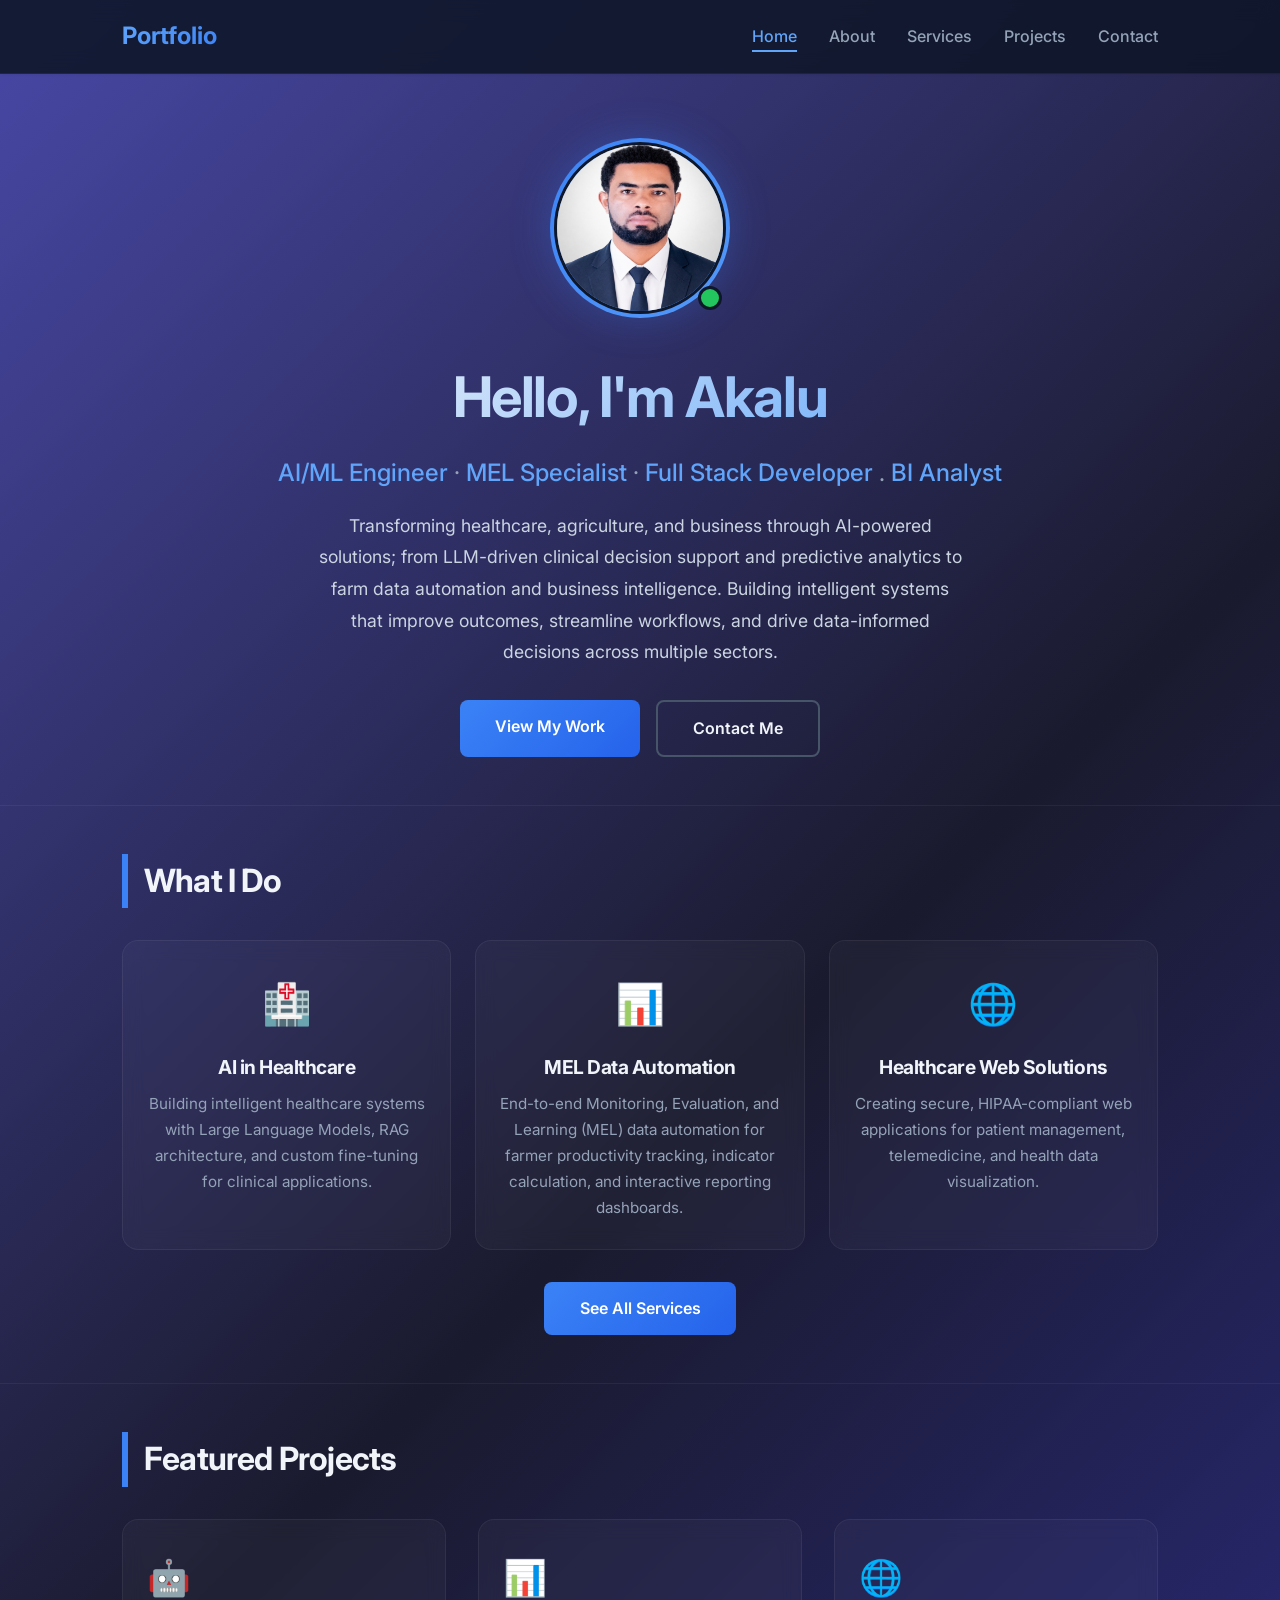
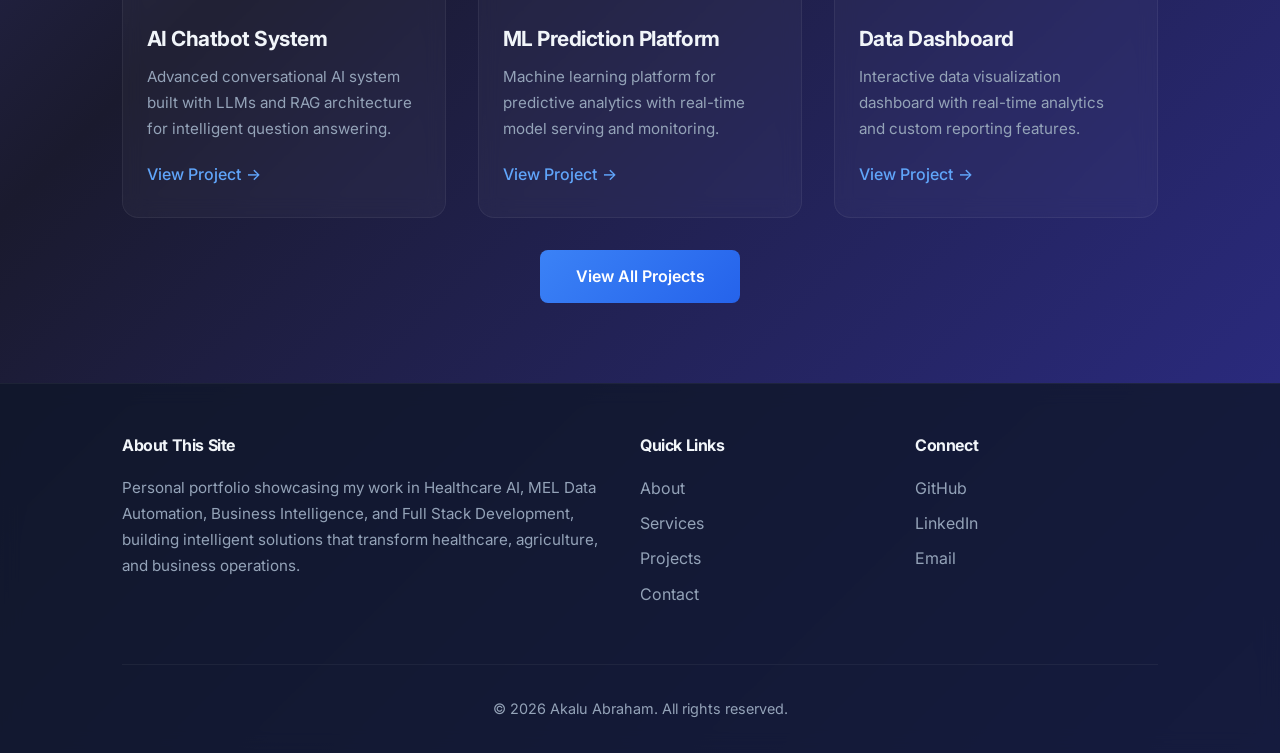
<file: index.html>
<!DOCTYPE html>
<html lang="en">
<head>
  <meta charset="UTF-8">
  <meta name="viewport" content="width=device-width, initial-scale=1.0">
  <title>Home | Portfolio </title>
  <link rel="preconnect" href="https://fonts.googleapis.com">
  <link rel="preconnect" href="https://fonts.gstatic.com" crossorigin>
  <link href="https://fonts.googleapis.com/css2?family=Inter:opsz,wght@14..32,300..700&display=swap" rel="stylesheet">
  <link rel="stylesheet" href="css/style.css">
  <style>
    /* ===== UPDATED BACKGROUND ===== */
    body {
  background: linear-gradient(135deg, #4848a7 0%, #1a1a2e 50%, #2e2e91 100%);
  min-height: 100vh;
}

    .container {
      background: transparent;
      box-shadow: none;
      padding: 0 2rem;
    }

    /* ===== NAVIGATION (DARK THEME) ===== */
    .navbar {
      background: rgba(15, 23, 42, 0.9);
      backdrop-filter: blur(10px);
      border-bottom: 1px solid rgba(255, 255, 255, 0.05);
    }

    .logo {
      color: #f1f5f9;
      background: linear-gradient(135deg, #60a5fa, #3b82f6);
      -webkit-background-clip: text;
      -webkit-text-fill-color: transparent;
      background-clip: text;
    }

    .nav-links a {
      color: #94a3b8;
    }

    .nav-links a:hover,
    .nav-links a.active {
      color: #60a5fa;
      border-bottom-color: #60a5fa;
    }

    .hamburger span {
      background: #f1f5f9;
    }

    /* ===== HERO WITH PROFILE IMAGE ===== */
    .hero {
      padding: 4rem 0 3rem;
      text-align: center;
      min-height: 80vh;
      display: flex;
      align-items: center;
      justify-content: center;
    }

    .hero-content {
      max-width: 900px;
      margin: 0 auto;
    }

    /* Profile Image Container */
    .profile-image-wrapper {
      position: relative;
      width: 180px;
      height: 180px;
      margin: 0 auto 2rem;
      border-radius: 50%;
      padding: 4px;
      background: linear-gradient(135deg, #3b82f6, #60a5fa, #3b82f6);
      background-size: 300% 300%;
      animation: gradientMove 4s ease-in-out infinite;
      box-shadow: 0 0 40px rgba(59, 130, 246, 0.3);
    }

    @keyframes gradientMove {
      0%, 100% { background-position: 0% 50%; }
      50% { background-position: 100% 50%; }
    }

    .profile-image-wrapper img {
      width: 100%;
      height: 100%;
      border-radius: 50%;
      object-fit: cover;
      border: 3px solid #0f172a;
      display: block;
    }

    /* Fallback if no image */
    .profile-image-wrapper .fallback-avatar {
      width: 100%;
      height: 100%;
      border-radius: 50%;
      background: #1e293b;
      display: flex;
      align-items: center;
      justify-content: center;
      font-size: 5rem;
      border: 3px solid #0f172a;
      user-select: none;
    }

    /* Status indicator */
    .status-badge {
      position: absolute;
      bottom: 8px;
      right: 8px;
      background: #22c55e;
      width: 24px;
      height: 24px;
      border-radius: 50%;
      border: 3px solid #0f172a;
      animation: pulse 2s ease-in-out infinite;
    }

    @keyframes pulse {
      0%, 100% { transform: scale(1); }
      50% { transform: scale(1.1); }
    }

    /* Hero Text - Light colored for dark background */
    .hero h1 {
      font-size: 3.5rem;
      font-weight: 700;
      background: linear-gradient(135deg, #f1f5f9, #60a5fa, #f1f5f9);
      background-size: 200% 200%;
      -webkit-background-clip: text;
      -webkit-text-fill-color: transparent;
      background-clip: text;
      animation: shimmer 4s ease-in-out infinite;
      margin-bottom: 0.5rem;
    }

    @keyframes shimmer {
      0%, 100% { background-position: 0% 50%; }
      50% { background-position: 100% 50%; }
    }

    .hero .subhead {
      font-size: 1.5rem;
      color: #94a3b8;
      margin-bottom: 1rem;
      font-weight: 400;
    }

    .hero .subhead span {
      color: #60a5fa;
      font-weight: 500;
    }

    .hero .tagline {
      font-size: 1.1rem;
      color: #cbd5e1;
      max-width: 650px;
      margin: 0 auto 2rem;
      line-height: 1.8;
    }

    .hero .btn-group {
      display: flex;
      gap: 1rem;
      justify-content: center;
      flex-wrap: wrap;
    }

    .btn {
      background: linear-gradient(135deg, #3b82f6, #2563eb);
      color: #fff;
      padding: 0.8rem 2.2rem;
      border-radius: 0.5rem;
      font-weight: 600;
      transition: all 0.3s ease;
    }

    .btn:hover {
      transform: translateY(-3px);
      box-shadow: 0 8px 24px rgba(59, 130, 246, 0.4);
      background: linear-gradient(135deg, #2563eb, #1d4ed8);
    }

    .btn-outline {
      background: transparent;
      color: #f1f5f9;
      border: 2px solid #475569;
    }

    .btn-outline:hover {
      background: rgba(255, 255, 255, 0.05);
      border-color: #60a5fa;
      box-shadow: 0 8px 24px rgba(59, 130, 246, 0.15);
      color: #60a5fa;
    }

    /* ===== SECTION TITLES (LIGHT THEME FOR DARK BG) ===== */
    .section-title {
      color: #f1f5f9;
      border-left-color: #3b82f6;
    }

    /* ===== SERVICES SECTION ===== */
    .services-section {
      padding: 3rem 0;
      border-top: 1px solid rgba(255, 255, 255, 0.05);
      border-bottom: 1px solid rgba(255, 255, 255, 0.05);
    }

    .services-grid {
      display: grid;
      grid-template-columns: repeat(auto-fit, minmax(250px, 1fr));
      gap: 1.5rem;
      margin: 2rem 0;
    }

    .service-card {
      background: rgba(255, 255, 255, 0.03);
      backdrop-filter: blur(10px);
      border: 1px solid rgba(255, 255, 255, 0.06);
      padding: 1.8rem 1.5rem;
      border-radius: 1rem;
      transition: all 0.3s ease;
      text-align: center;
    }

    .service-card:hover {
      background: rgba(255, 255, 255, 0.08);
      border-color: rgba(59, 130, 246, 0.3);
      transform: translateY(-4px);
      box-shadow: 0 8px 32px rgba(0, 0, 0, 0.2);
    }

    .service-card .icon {
      font-size: 2.5rem;
      display: block;
      margin-bottom: 0.8rem;
    }

    .service-card h3 {
      color: #f1f5f9;
      margin-bottom: 0.5rem;
      font-size: 1.2rem;
    }

    .service-card p {
      color: #94a3b8;
      font-size: 0.95rem;
    }

    /* ===== PROJECTS SECTION ===== */
    .projects-section {
      padding: 3rem 0;
    }

    .projects-grid {
      display: grid;
      grid-template-columns: repeat(auto-fit, minmax(280px, 1fr));
      gap: 2rem;
      margin: 2rem 0;
    }

    .project-card {
      background: rgba(255, 255, 255, 0.03);
      backdrop-filter: blur(10px);
      border: 1px solid rgba(255, 255, 255, 0.06);
      border-radius: 1rem;
      padding: 1.8rem 1.5rem;
      transition: all 0.3s ease;
    }

    .project-card:hover {
      background: rgba(255, 255, 255, 0.08);
      border-color: rgba(59, 130, 246, 0.3);
      transform: translateY(-4px);
      box-shadow: 0 8px 32px rgba(0, 0, 0, 0.2);
    }

    .project-card .icon {
      font-size: 2.2rem;
      display: block;
      margin-bottom: 0.8rem;
    }

    .project-card h3 {
      color: #f1f5f9;
      margin-bottom: 0.5rem;
    }

    .project-card p {
      color: #94a3b8;
      font-size: 0.95rem;
      margin-bottom: 1.2rem;
    }

    .project-link {
      color: #60a5fa;
      font-weight: 500;
      text-decoration: none;
      display: inline-flex;
      align-items: center;
      gap: 0.3rem;
    }

    .project-link::after {
      content: "→";
      transition: transform 0.2s;
    }

    .project-link:hover::after {
      transform: translateX(4px);
    }

    .text-center {
      text-align: center;
      margin-top: 2rem;
    }

    /* ===== FOOTER (DARK THEME) ===== */
    .footer {
      background: rgba(15, 23, 42, 0.8);
      backdrop-filter: blur(10px);
      border-top: 1px solid rgba(255, 255, 255, 0.05);
      margin-top: 2rem;
    }

    .footer h4 {
      color: #f1f5f9;
    }

    .footer p,
    .footer a {
      color: #94a3b8;
    }

    .footer a:hover {
      color: #60a5fa;
    }

    .footer-bottom {
      border-top-color: rgba(255, 255, 255, 0.05);
    }

    /* ===== RESPONSIVE ===== */
    @media (max-width: 768px) {
      .hero h1 { font-size: 2.5rem; }
      .hero .subhead { font-size: 1.2rem; }
      
      .profile-image-wrapper {
        width: 140px;
        height: 140px;
      }

      .profile-image-wrapper .fallback-avatar {
        font-size: 3.5rem;
      }

      .container { padding: 0 1rem; }
    }

    @media (max-width: 480px) {
      .hero h1 { font-size: 2rem; }
      .hero .subhead { font-size: 1rem; }
      
      .profile-image-wrapper {
        width: 120px;
        height: 120px;
      }

      .profile-image-wrapper .fallback-avatar {
        font-size: 3rem;
      }
    }
  </style>
</head>
<body>

  <!-- ===== NAVIGATION ===== -->
  <nav class="navbar">
    <div class="container">
      <a href="index.html" class="logo">Portfolio</a>
      <button class="hamburger" aria-label="Toggle menu">
        <span></span><span></span><span></span>
      </button>
      <ul class="nav-links">
        <li><a href="index.html" class="active">Home</a></li>
        <li><a href="about.html">About</a></li>
        <li><a href="services.html">Services</a></li>
        <li><a href="projects.html">Projects</a></li>
        <li><a href="contact.html">Contact</a></li>
      </ul>
    </div>
  </nav>

  <!-- ===== HERO WITH PROFILE IMAGE ===== -->
<section class="hero">
  <div class="container">
    <div class="hero-content">
      
      <!-- Profile Image -->
    <div class="profile-image-wrapper">
    <img src="images/MyPic.png" alt="Your Name - Healthcare AI Engineer">
    <div class="status-badge"></div>
    </div>

      <h1>Hello, I'm Akalu</h1>
      <p class="subhead">
        <span>AI/ML Engineer</span> · <span>MEL Specialist</span> · <span>Full Stack Developer</span> . <span>BI Analyst</span>
      </p>
      <p class="tagline">
        Transforming healthcare, agriculture, and business through AI-powered solutions; from LLM-driven clinical decision support and predictive analytics to farm data automation and business intelligence. Building intelligent systems that improve outcomes, streamline workflows, and drive data-informed decisions across multiple sectors.
      </p>
      <div class="btn-group">
        <a href="projects.html" class="btn">View My Work</a>
        <a href="contact.html" class="btn btn-outline">Contact Me</a>
      </div>
    </div>
  </div>
</section>


   <!-- ===== SERVICES PREVIEW ===== -->
<section class="services-section">
  <div class="container">
    <h2 class="section-title">What I Do</h2>
    <div class="services-grid">
      <div class="service-card">
        <span class="icon">🏥</span>
        <h3>AI in Healthcare</h3>
        <p>Building intelligent healthcare systems with Large Language Models, RAG architecture, and custom fine-tuning for clinical applications.</p>
      </div>
      <div class="service-card">
        <span class="icon">📊</span>
        <h3>MEL Data Automation</h3>
        <p>End-to-end Monitoring, Evaluation, and Learning (MEL) data automation for farmer productivity tracking, indicator calculation, and interactive reporting dashboards.</p>
        </div>
      <div class="service-card">
        <span class="icon">🌐</span>
        <h3>Healthcare Web Solutions</h3>
        <p>Creating secure, HIPAA-compliant web applications for patient management, telemedicine, and health data visualization.</p>
      </div>
    </div>
    <div class="text-center">
      <a href="services.html" class="btn">See All Services</a>
    </div>
  </div>
</section>
  <!-- ===== PROJECTS PREVIEW ===== -->
  <section class="projects-section">
    <div class="container">
      <h2 class="section-title">Featured Projects</h2>
      <div class="projects-grid">
        <div class="project-card">
          <span class="icon">🤖</span>
          <h3>AI Chatbot System</h3>
          <p>Advanced conversational AI system built with LLMs and RAG architecture for intelligent question answering.</p>
          <a href="projects.html" class="project-link">View Project</a>
        </div>
        <div class="project-card">
          <span class="icon">📊</span>
          <h3>ML Prediction Platform</h3>
          <p>Machine learning platform for predictive analytics with real-time model serving and monitoring.</p>
          <a href="projects.html" class="project-link">View Project</a>
        </div>
        <div class="project-card">
          <span class="icon">🌐</span>
          <h3>Data Dashboard</h3>
          <p>Interactive data visualization dashboard with real-time analytics and custom reporting features.</p>
          <a href="projects.html" class="project-link">View Project</a>
        </div>
      </div>
      <div class="text-center">
        <a href="projects.html" class="btn">View All Projects</a>
      </div>
    </div>
  </section>

  <!-- ===== FOOTER ===== -->
  <footer class="footer">
    <div class="container">
      <div>
        <h4>About This Site</h4>
        <p style="color: #94a3b8; font-size: 0.95rem;">
        Personal portfolio showcasing my work in Healthcare AI, MEL Data Automation, Business Intelligence, and Full Stack Development, building intelligent solutions that transform healthcare, agriculture, and business operations.
        </p>
      </div>
      <div>
        <h4>Quick Links</h4>
        <ul>
          <li><a href="about.html">About</a></li>
          <li><a href="services.html">Services</a></li>
          <li><a href="projects.html">Projects</a></li>
          <li><a href="contact.html">Contact</a></li>
        </ul>
      </div>
      <div>
        <h4>Connect</h4>
        <ul>
          <li><a href="https://github.com/ake369" target="_blank">GitHub</a></li>
          <li><a href="https://www.linkedin.com/in/akaluabraham/" target="_blank">LinkedIn</a></li>
          <li><a href="mailto:ake.abrish@gmail.com">Email</a></li>
        </ul>
      </div>
      <div class="footer-bottom">
        &copy; 2026 Akalu Abraham. All rights reserved.
      </div>
    </div>
  </footer>

  <script>
    // Hamburger menu toggle
    document.querySelector('.hamburger').addEventListener('click', function() {
      document.querySelector('.nav-links').classList.toggle('open');
    });
  </script>
</body>
</html>
</file>
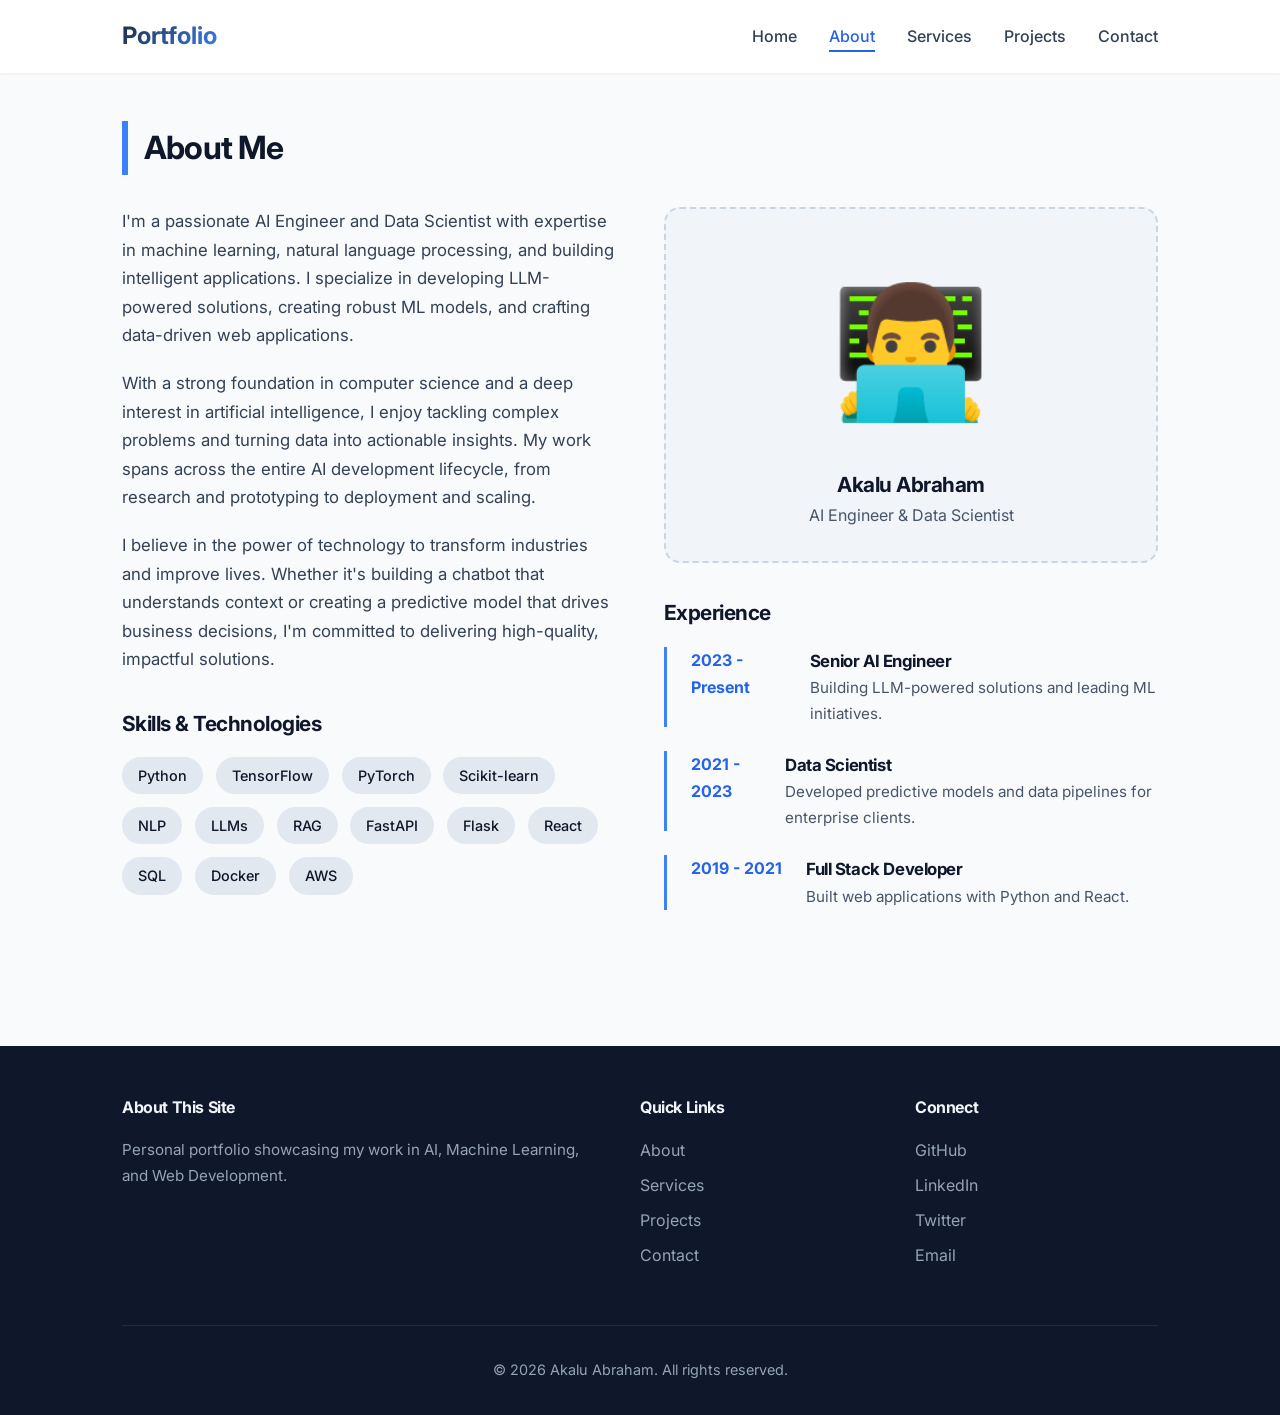
<file: about.html>
<!DOCTYPE html>
<html lang="en">
<head>
  <meta charset="UTF-8">
  <meta name="viewport" content="width=device-width, initial-scale=1.0">
  <title>About | Akalu Abraham</title>
  <link rel="preconnect" href="https://fonts.googleapis.com">
  <link rel="preconnect" href="https://fonts.gstatic.com" crossorigin>
  <link href="https://fonts.googleapis.com/css2?family=Inter:opsz,wght@14..32,300..700&display=swap" rel="stylesheet">
  <link rel="stylesheet" href="css/style.css">
  <style>
    .about-section {
      padding: 3rem 0;
    }

    .about-grid {
      display: grid;
      grid-template-columns: 1fr 1fr;
      gap: 3rem;
      align-items: start;
    }

    .about-text p {
      margin-bottom: 1.2rem;
      color: #334155;
      font-size: 1.05rem;
    }

    .skills-list {
      display: flex;
      flex-wrap: wrap;
      gap: 0.8rem;
      margin-top: 1rem;
    }

    .skill-tag {
      background: #e2e8f0;
      padding: 0.4rem 1rem;
      border-radius: 2rem;
      font-size: 0.9rem;
      font-weight: 500;
      color: #0f172a;
    }

    .timeline {
      margin-top: 2rem;
    }

    .timeline-item {
      display: flex;
      gap: 1.5rem;
      margin-bottom: 1.5rem;
      padding-left: 1.5rem;
      border-left: 3px solid #3b82f6;
    }

    .timeline-year {
      font-weight: 700;
      color: #2563eb;
      min-width: 70px;
    }

    .timeline-content h4 {
      font-size: 1.05rem;
    }

    .timeline-content p {
      color: #475569;
      font-size: 0.95rem;
      margin: 0;
    }

    .profile-image {
      background: #f1f5f9;
      border-radius: 1rem;
      padding: 2rem;
      text-align: center;
      border: 2px dashed #cbd5e1;
    }

    .profile-image .avatar {
      font-size: 8rem;
      display: block;
    }

    @media (max-width: 768px) {
      .about-grid {
        grid-template-columns: 1fr;
        gap: 2rem;
      }
    }
  </style>
</head>
<body>

  <!-- ===== NAVIGATION ===== -->
  <nav class="navbar">
    <div class="container">
      <a href="index.html" class="logo">Portfolio</a>
      <button class="hamburger" aria-label="Toggle menu">
        <span></span><span></span><span></span>
      </button>
      <ul class="nav-links">
        <li><a href="index.html">Home</a></li>
        <li><a href="about.html" class="active">About</a></li>
        <li><a href="services.html">Services</a></li>
        <li><a href="projects.html">Projects</a></li>
        <li><a href="contact.html">Contact</a></li>
      </ul>
    </div>
  </nav>

  <!-- ===== ABOUT ===== -->
  <section class="about-section">
    <div class="container">
      <h1 class="section-title">About Me</h1>
      
      <div class="about-grid">
        <div class="about-text">
          <p>
            I'm a passionate AI Engineer and Data Scientist with expertise in machine learning, natural language processing, and building intelligent applications. I specialize in developing LLM-powered solutions, creating robust ML models, and crafting data-driven web applications.
          </p>
          <p>
            With a strong foundation in computer science and a deep interest in artificial intelligence, I enjoy tackling complex problems and turning data into actionable insights. My work spans across the entire AI development lifecycle, from research and prototyping to deployment and scaling.
          </p>
          <p>
            I believe in the power of technology to transform industries and improve lives. Whether it's building a chatbot that understands context or creating a predictive model that drives business decisions, I'm committed to delivering high-quality, impactful solutions.
          </p>
          
          <h3 style="margin-top: 2rem; margin-bottom: 0.8rem;">Skills &amp; Technologies</h3>
          <div class="skills-list">
            <span class="skill-tag">Python</span>
            <span class="skill-tag">TensorFlow</span>
            <span class="skill-tag">PyTorch</span>
            <span class="skill-tag">Scikit-learn</span>
            <span class="skill-tag">NLP</span>
            <span class="skill-tag">LLMs</span>
            <span class="skill-tag">RAG</span>
            <span class="skill-tag">FastAPI</span>
            <span class="skill-tag">Flask</span>
            <span class="skill-tag">React</span>
            <span class="skill-tag">SQL</span>
            <span class="skill-tag">Docker</span>
            <span class="skill-tag">AWS</span>
          </div>
        </div>

        <div>
          <div class="profile-image">
            <span class="avatar">👨‍💻</span>
            <h3 style="margin-top: 0.5rem;">Akalu Abraham</h3>
            <p style="color: #475569;">AI Engineer &amp; Data Scientist</p>
          </div>

          <div class="timeline">
            <h3 style="margin-bottom: 1rem;">Experience</h3>
            <div class="timeline-item">
              <span class="timeline-year">2023 - Present</span>
              <div class="timeline-content">
                <h4>Senior AI Engineer</h4>
                <p>Building LLM-powered solutions and leading ML initiatives.</p>
              </div>
            </div>
            <div class="timeline-item">
              <span class="timeline-year">2021 - 2023</span>
              <div class="timeline-content">
                <h4>Data Scientist</h4>
                <p>Developed predictive models and data pipelines for enterprise clients.</p>
              </div>
            </div>
            <div class="timeline-item">
              <span class="timeline-year">2019 - 2021</span>
              <div class="timeline-content">
                <h4>Full Stack Developer</h4>
                <p>Built web applications with Python and React.</p>
              </div>
            </div>
          </div>
        </div>
      </div>
    </div>
  </section>

  <!-- ===== FOOTER ===== -->
  <footer class="footer">
    <div class="container">
      <div>
        <h4>About This Site</h4>
        <p style="color: #94a3b8; font-size: 0.95rem;">
          Personal portfolio showcasing my work in AI, Machine Learning, and Web Development.
        </p>
      </div>
      <div>
        <h4>Quick Links</h4>
        <ul>
          <li><a href="about.html">About</a></li>
          <li><a href="services.html">Services</a></li>
          <li><a href="projects.html">Projects</a></li>
          <li><a href="contact.html">Contact</a></li>
        </ul>
      </div>
      <div>
        <h4>Connect</h4>
        <ul>
          <li><a href="#">GitHub</a></li>
          <li><a href="#">LinkedIn</a></li>
          <li><a href="#">Twitter</a></li>
          <li><a href="mailto:you@example.com">Email</a></li>
        </ul>
      </div>
      <div class="footer-bottom">
        &copy; 2026 Akalu Abraham. All rights reserved.
      </div>
    </div>
  </footer>

  <script>
    document.querySelector('.hamburger').addEventListener('click', function() {
      document.querySelector('.nav-links').classList.toggle('open');
    });
  </script>
</body>
</html>
</file>
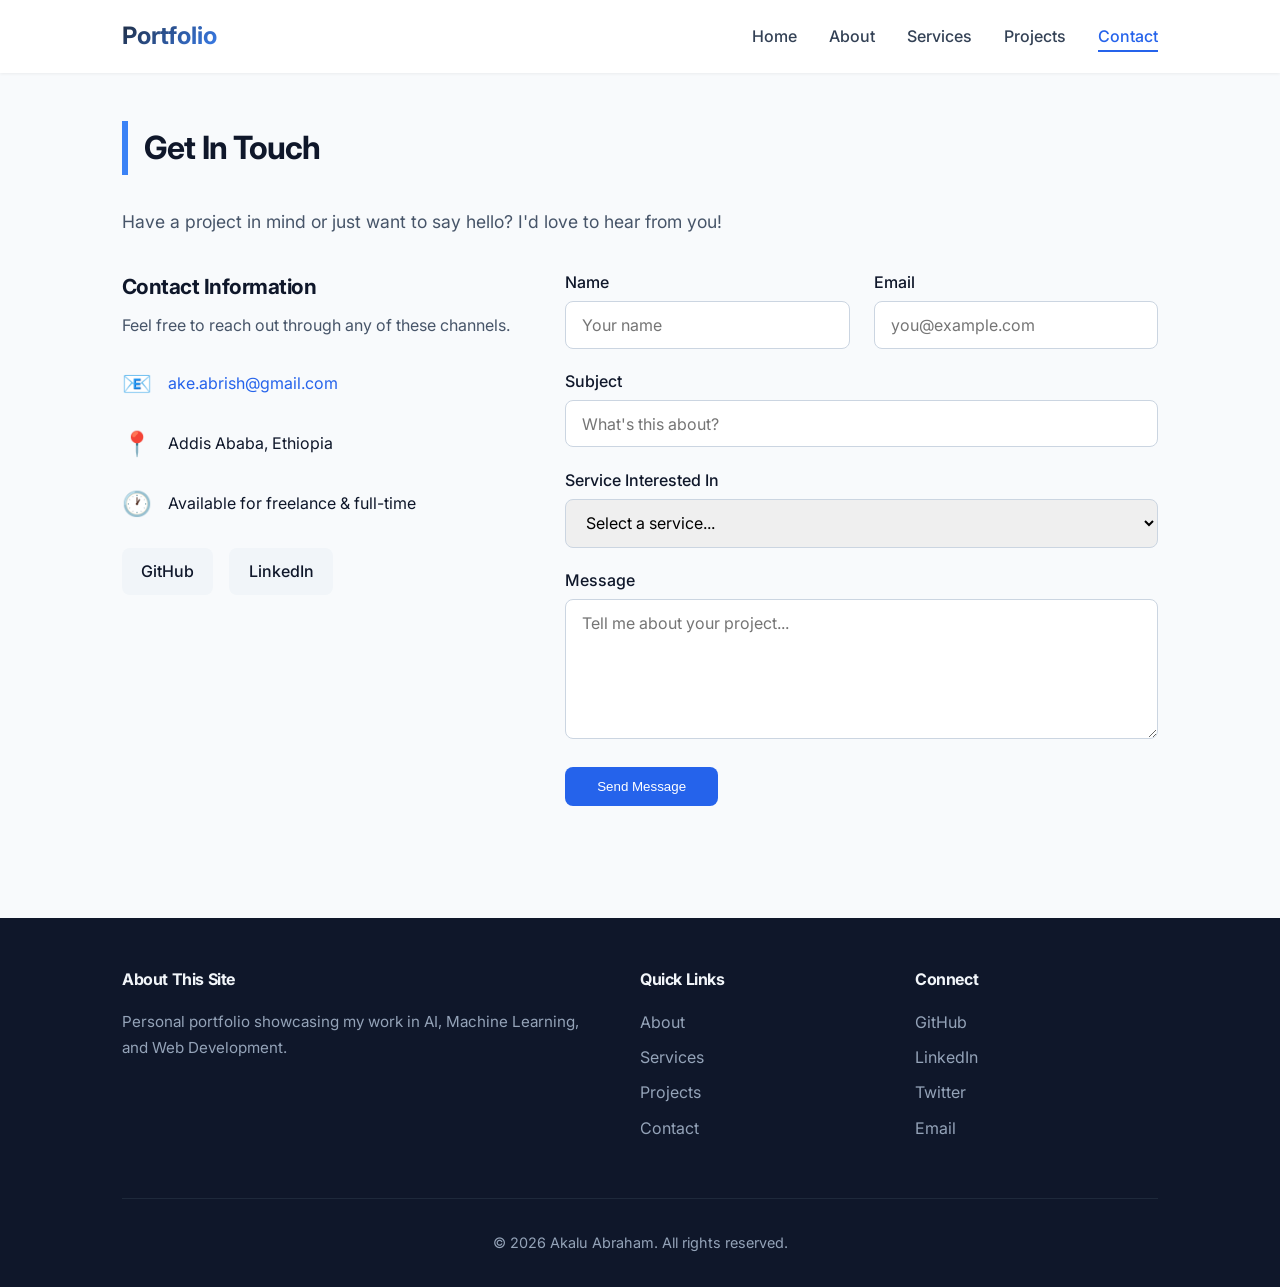
<file: contact.html>
<!DOCTYPE html>
<html lang="en">
<head>
  <meta charset="UTF-8">
  <meta name="viewport" content="width=device-width, initial-scale=1.0">
  <title>Contact | Akalu Abraham</title>
  <link rel="preconnect" href="https://fonts.googleapis.com">
  <link rel="preconnect" href="https://fonts.gstatic.com" crossorigin>
  <link href="https://fonts.googleapis.com/css2?family=Inter:opsz,wght@14..32,300..700&display=swap" rel="stylesheet">
  <link rel="stylesheet" href="css/style.css">
  <style>
    .contact-page {
      padding: 3rem 0;
    }

    .contact-grid {
      display: grid;
      grid-template-columns: 1fr 1.5fr;
      gap: 3rem;
      margin-top: 2rem;
    }

    .contact-info h3 {
      margin-bottom: 0.5rem;
    }

    .contact-info p {
      color: #475569;
      margin-bottom: 1.5rem;
    }

    .contact-detail {
      display: flex;
      align-items: center;
      gap: 1rem;
      margin-bottom: 1.2rem;
    }

    .contact-detail .icon {
      font-size: 1.5rem;
    }

    .contact-detail a {
      color: #2563eb;
      text-decoration: none;
    }

    .contact-detail a:hover {
      text-decoration: underline;
    }

    .social-links {
      display: flex;
      gap: 1rem;
      margin-top: 1.5rem;
    }

    .social-links a {
      background: #f1f5f9;
      padding: 0.6rem 1.2rem;
      border-radius: 0.5rem;
      color: #0f172a;
      text-decoration: none;
      font-weight: 500;
      transition: all 0.2s;
    }

    .social-links a:hover {
      background: #e2e8f0;
      transform: translateY(-2px);
    }

    /* ===== FORM ===== */
    .contact-form label {
      display: block;
      font-weight: 500;
      margin-bottom: 0.3rem;
      color: #0f172a;
    }

    .contact-form input,
    .contact-form textarea,
    .contact-form select {
      width: 100%;
      padding: 0.8rem 1rem;
      border: 1px solid #cbd5e1;
      border-radius: 0.5rem;
      font-family: inherit;
      font-size: 1rem;
      transition: border-color 0.2s;
      margin-bottom: 1.2rem;
    }

    .contact-form input:focus,
    .contact-form textarea:focus,
    .contact-form select:focus {
      outline: none;
      border-color: #3b82f6;
      box-shadow: 0 0 0 3px rgba(59, 130, 246, 0.1);
    }

    .contact-form textarea {
      min-height: 140px;
      resize: vertical;
    }

    .form-row {
      display: grid;
      grid-template-columns: 1fr 1fr;
      gap: 1.5rem;
    }

    .form-status {
      margin-top: 1rem;
      padding: 0.8rem 1.2rem;
      border-radius: 0.5rem;
      display: none;
    }

    .form-status.success {
      display: block;
      background: #dcfce7;
      color: #166534;
      border: 1px solid #86efac;
    }

    .form-status.error {
      display: block;
      background: #fee2e2;
      color: #991b1b;
      border: 1px solid #fca5a5;
    }

    @media (max-width: 768px) {
      .contact-grid {
        grid-template-columns: 1fr;
        gap: 2rem;
      }

      .form-row {
        grid-template-columns: 1fr;
        gap: 0;
      }
    }
  </style>
</head>
<body>

  <!-- ===== NAVIGATION ===== -->
  <nav class="navbar">
    <div class="container">
      <a href="index.html" class="logo">Portfolio</a>
      <button class="hamburger" aria-label="Toggle menu">
        <span></span><span></span><span></span>
      </button>
      <ul class="nav-links">
        <li><a href="index.html">Home</a></li>
        <li><a href="about.html">About</a></li>
        <li><a href="services.html">Services</a></li>
        <li><a href="projects.html">Projects</a></li>
        <li><a href="contact.html" class="active">Contact</a></li>
      </ul>
    </div>
  </nav>

  <!-- ===== CONTACT ===== -->
  <section class="contact-page">
    <div class="container">
      <h1 class="section-title">Get In Touch</h1>
      <p style="font-size: 1.1rem; color: #475569; max-width: 600px;">
        Have a project in mind or just want to say hello? I'd love to hear from you!
      </p>

      <div class="contact-grid">
        <div class="contact-info">
          <h3>Contact Information</h3>
          <p>Feel free to reach out through any of these channels.</p>

          <div class="contact-detail">
            <span class="icon">📧</span>
            <a href="mailto:ake.abrish@gmail.com">ake.abrish@gmail.com</a>
          </div>

          <div class="contact-detail">
            <span class="icon">📍</span>
            <span>Addis Ababa, Ethiopia</span>
          </div>

          <div class="contact-detail">
            <span class="icon">🕐</span>
            <span>Available for freelance &amp; full-time</span>
          </div>

          <div class="social-links">
            <a href="https://github.com/ake369#">GitHub</a>
            <a href="https://www.linkedin.com/in/akaluabraham/">LinkedIn</a>
          </div>
        </div>

        <form action="https://formspree.io/f/mvkpyrpz" method="POST" class="contact-form" id="contactForm">
          <div class="form-row">
            <div>
              <label for="name">Name</label>
              <input type="text" id="name" name="name" placeholder="Your name" required>
            </div>
            <div>
              <label for="email">Email</label>
              <input type="email" id="email" name="email" placeholder="you@example.com" required>
            </div>
          </div>

          <label for="subject">Subject</label>
          <input type="text" id="subject" name="subject" placeholder="What's this about?" required>

          <label for="service">Service Interested In</label>
          <select id="service" name="service">
            <option value="">Select a service...</option>
            <option value="healthcare">Healthcare AI</option>
            <option value="agriculture">Farm Data Automation</option>
            <option value="bi">Business Intelligence</option>
            <option value="fullstack">Full Stack Development</option>
            <option value="other">Other</option>
          </select>

          <label for="message">Message</label>
          <textarea id="message" name="message" placeholder="Tell me about your project..." required></textarea>

          <button type="submit" class="btn">Send Message</button>
          <div id="formStatus" class="form-status"></div>
        </form>
      </div>
    </div>
  </section>

  <!-- ===== FOOTER ===== -->
  <footer class="footer">
    <div class="container">
      <div>
        <h4>About This Site</h4>
        <p style="color: #94a3b8; font-size: 0.95rem;">
          Personal portfolio showcasing my work in AI, Machine Learning, and Web Development.
        </p>
      </div>
      <div>
        <h4>Quick Links</h4>
        <ul>
          <li><a href="about.html">About</a></li>
          <li><a href="services.html">Services</a></li>
          <li><a href="projects.html">Projects</a></li>
          <li><a href="contact.html">Contact</a></li>
        </ul>
      </div>
      <div>
        <h4>Connect</h4>
        <ul>
          <li><a href="#">GitHub</a></li>
          <li><a href="#">LinkedIn</a></li>
          <li><a href="#">Twitter</a></li>
          <li><a href="mailto:ake.abrish@gmail.com">Email</a></li>
        </ul>
      </div>
      <div class="footer-bottom">
        &copy; 2026 Akalu Abraham. All rights reserved.
      </div>
    </div>
  </footer>

  <script>
    // Hamburger toggle
    document.querySelector('.hamburger').addEventListener('click', function() {
      document.querySelector('.nav-links').classList.toggle('open');
    });

    // Form submission handler - Actually sends to Formspree!
    document.getElementById('contactForm').addEventListener('submit', function(e) {
      e.preventDefault();
      
      const status = document.getElementById('formStatus');
      const form = this;
      const formData = new FormData(form);

      // Show sending status
      status.className = 'form-status';
      status.style.display = 'block';
      status.textContent = '⏳ Sending...';
      status.style.background = '#fef3c7';
      status.style.color = '#92400e';
      status.style.border = '1px solid #fcd34d';

      fetch(form.action, {
        method: 'POST',
        body: formData,
        headers: {
          'Accept': 'application/json'
        }
      })
      .then(response => {
        if (response.ok) {
          status.className = 'form-status success';
          status.textContent = '✅ Thanks! Your message has been sent. I\'ll get back to you soon.';
          form.reset();
          setTimeout(() => {
            status.style.display = 'none';
          }, 6000);
        } else {
          throw new Error('Server error');
        }
      })
      .catch(error => {
        status.className = 'form-status error';
        status.textContent = '❌ Something went wrong. Please email me directly at ake.abrish@gmail.com';
      });
    });
  </script>
</body>
</html>
</file>
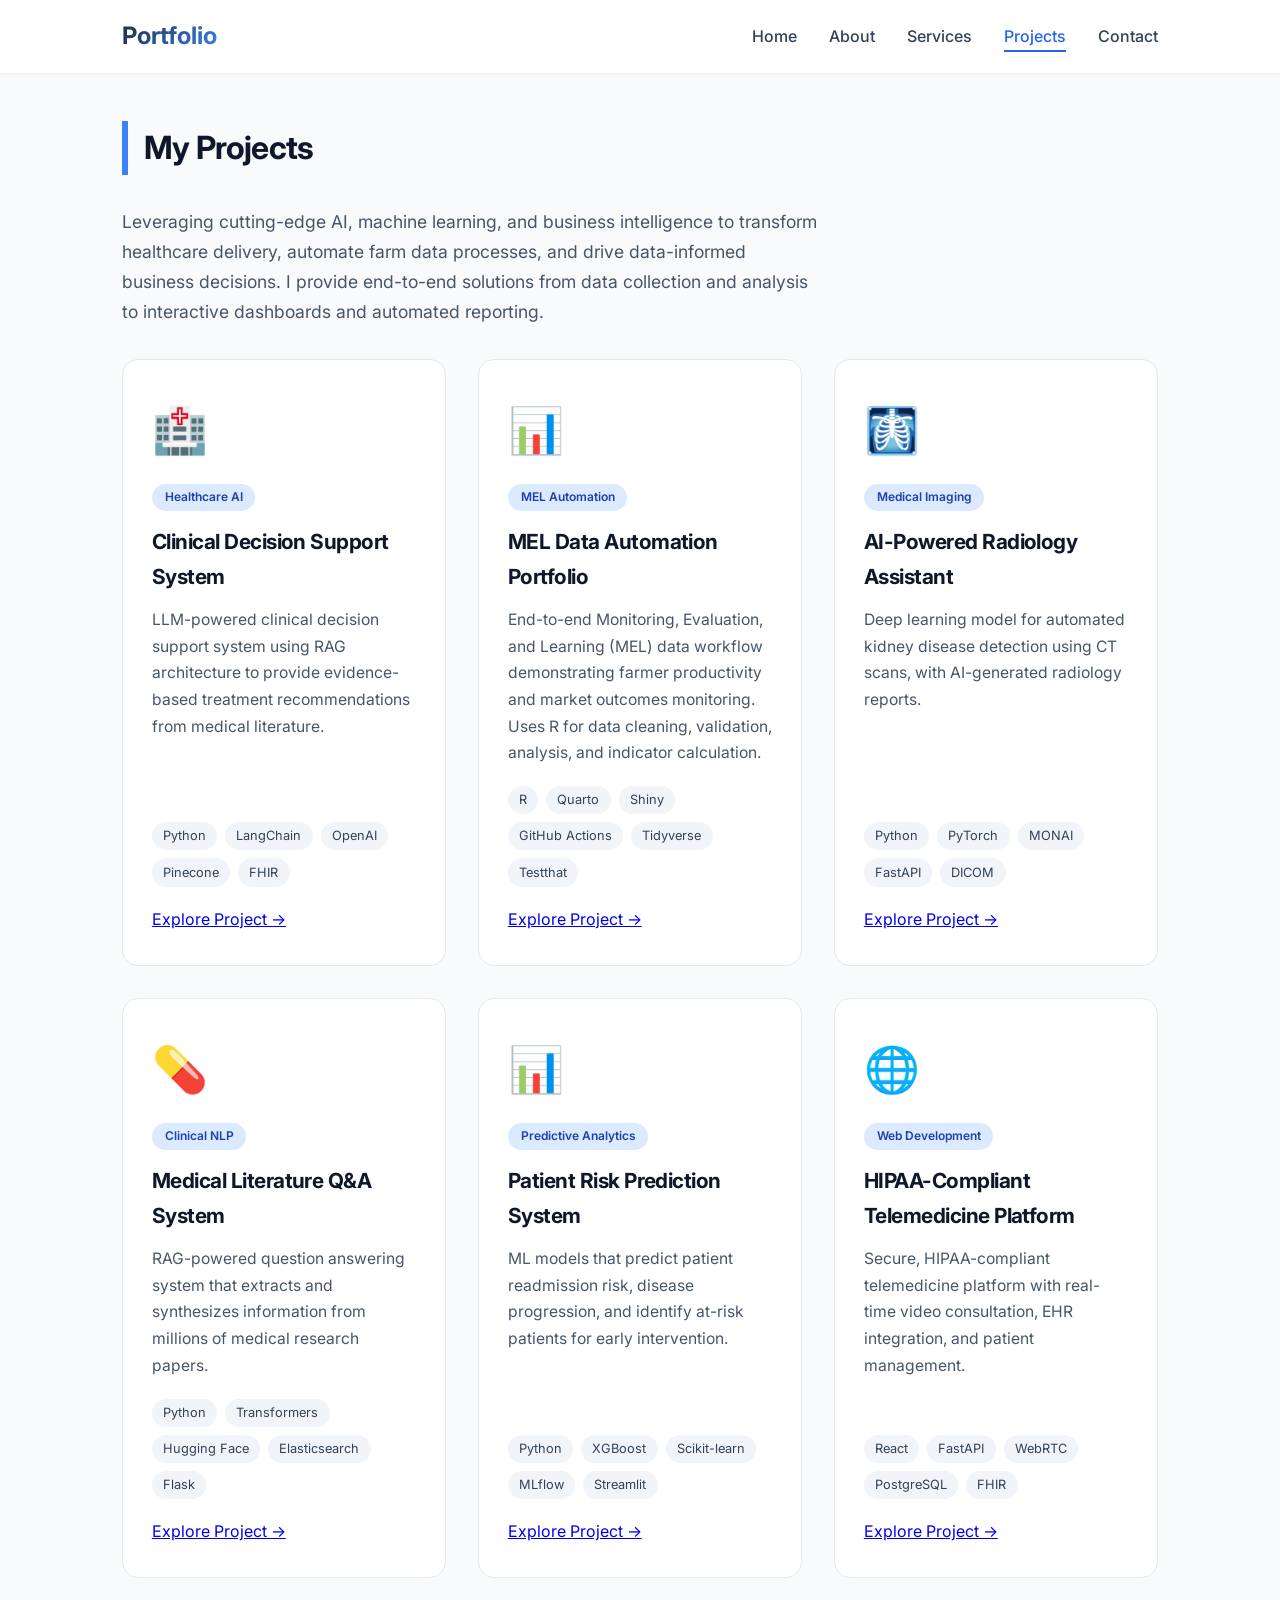
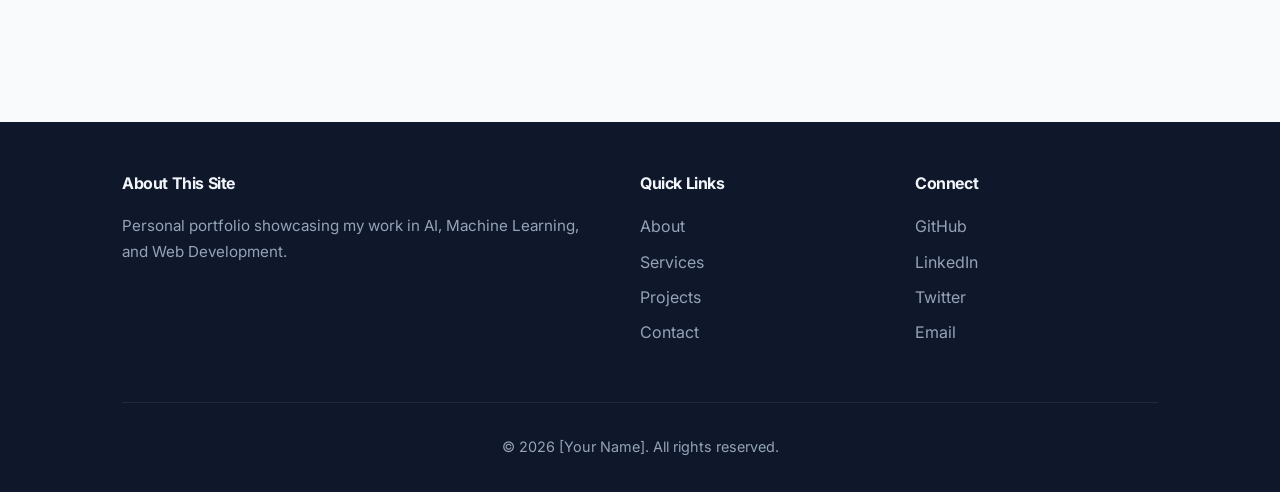
<file: projects.html>
<!DOCTYPE html>
<html lang="en">
<head>
  <meta charset="UTF-8">
  <meta name="viewport" content="width=device-width, initial-scale=1.0">
  <title>Projects | Your Name</title>
  <link rel="preconnect" href="https://fonts.googleapis.com">
  <link rel="preconnect" href="https://fonts.gstatic.com" crossorigin>
  <link href="https://fonts.googleapis.com/css2?family=Inter:opsz,wght@14..32,300..700&display=swap" rel="stylesheet">
  <link rel="stylesheet" href="css/style.css">
  <style>
    .projects-page {
      padding: 3rem 0;
    }

    .projects-grid-full {
      display: grid;
      grid-template-columns: repeat(auto-fit, minmax(320px, 1fr));
      gap: 2rem;
      margin: 2rem 0;
    }

    .project-card-full {
      background: #ffffff;
      border: 1px solid #e2e8f0;
      border-radius: 1rem;
      padding: 2rem 1.8rem;
      transition: all 0.3s ease;
      display: flex;
      flex-direction: column;
    }

    .project-card-full:hover {
      border-color: #3b82f6;
      box-shadow: 0 8px 24px rgba(0,0,0,0.06);
      transform: translateY(-6px);
    }

    .project-card-full .icon {
      font-size: 2.8rem;
      display: block;
      margin-bottom: 1rem;
    }

    .project-card-full .project-tag {
      display: inline-block;
      background: #dbeafe;
      color: #1e40af;
      padding: 0.2rem 0.8rem;
      border-radius: 2rem;
      font-size: 0.75rem;
      font-weight: 600;
      margin-bottom: 0.8rem;
      align-self: flex-start;
    }

    .project-card-full h3 {
      font-size: 1.3rem;
      margin-bottom: 0.8rem;
    }

    .project-card-full p {
      color: #475569;
      font-size: 0.98rem;
      flex: 1;
      margin-bottom: 1.2rem;
    }

    .project-card-full .tech-stack {
      display: flex;
      flex-wrap: wrap;
      gap: 0.5rem;
      margin-bottom: 1.2rem;
    }

    .project-card-full .tech-stack span {
      background: #f1f5f9;
      padding: 0.2rem 0.7rem;
      border-radius: 2rem;
      font-size: 0.8rem;
      color: #334155;
    }

    .project-links {
      display: flex;
      gap: 1.2rem;
    }

    .project-links a {
      color: #2563eb;
      text-decoration: none;
      font-weight: 500;
      font-size: 0.95rem;
    }

    .project-links a::after {
      content: " →";
      transition: transform 0.2s;
      display: inline-block;
    }

    .project-links a:hover::after {
      transform: translateX(4px);
    }
  </style>
</head>
<body>

  <!-- ===== NAVIGATION ===== -->
  <nav class="navbar">
    <div class="container">
      <a href="index.html" class="logo">Portfolio</a>
      <button class="hamburger" aria-label="Toggle menu">
        <span></span><span></span><span></span>
      </button>
      <ul class="nav-links">
        <li><a href="index.html">Home</a></li>
        <li><a href="about.html">About</a></li>
        <li><a href="services.html">Services</a></li>
        <li><a href="projects.html" class="active">Projects</a></li>
        <li><a href="contact.html">Contact</a></li>
      </ul>
    </div>
  </nav>

  <!-- ===== PROJECTS ===== -->
  <section class="projects-page">
    <div class="container">
      <h1 class="section-title">My Projects</h1>
      <p style="font-size: 1.1rem; color: #475569; max-width: 700px; margin-bottom: 1rem;">
        Leveraging cutting-edge AI, machine learning, and business intelligence to transform healthcare delivery, automate farm data processes, and drive data-informed business decisions. I provide end-to-end solutions from data collection and analysis to interactive dashboards and automated reporting.
      </p>
    <div class="projects-grid-full">
  <div class="project-card-full">
    <span class="icon">🏥</span>
    <span class="project-tag">Healthcare AI</span>
    <h3>Clinical Decision Support System</h3>
    <p>
      LLM-powered clinical decision support system using RAG architecture to provide evidence-based treatment recommendations from medical literature.
    </p>
    <div class="tech-stack">
      <span>Python</span>
      <span>LangChain</span>
      <span>OpenAI</span>
      <span>Pinecone</span>
      <span>FHIR</span>
    </div>
    <div class="project-btn-wrapper">
  <a href="#" class="project-btn">Explore Project →</a>
</div>
  </div>

  <div class="project-card-full">
  <span class="icon">📊</span>
  <span class="project-tag">MEL Automation</span>
  <h3>MEL Data Automation Portfolio</h3>
  <p>
    End-to-end Monitoring, Evaluation, and Learning (MEL) data workflow demonstrating farmer productivity and market outcomes monitoring. Uses R for data cleaning, validation, analysis, and indicator calculation.
  </p>
  <div class="tech-stack">
    <span>R</span>
    <span>Quarto</span>
    <span>Shiny</span>
    <span>GitHub Actions</span>
    <span>Tidyverse</span>
    <span>Testthat</span>
  </div>
  <div class="project-btn-wrapper">
  <a href="https://github.com/ake369/mel-data-automation-farmer-outcomes" class="project-btn">Explore Project →</a>
</div>
</div>

  <div class="project-card-full">
    <span class="icon">🩻</span>
    <span class="project-tag">Medical Imaging</span>
    <h3>AI-Powered Radiology Assistant</h3>
    <p>
      Deep learning model for automated kidney disease detection using CT scans, with AI-generated radiology reports.
    </p>
    <div class="tech-stack">
      <span>Python</span>
      <span>PyTorch</span>
      <span>MONAI</span>
      <span>FastAPI</span>
      <span>DICOM</span>
    </div>
    <div class="project-btn-wrapper">
  <a href="https://github.com/ake369/kidney_stone_prediction" class="project-btn">Explore Project →</a>
</div>
  </div>

  <div class="project-card-full">
    <span class="icon">💊</span>
    <span class="project-tag">Clinical NLP</span>
    <h3>Medical Literature Q&amp;A System</h3>
    <p>
      RAG-powered question answering system that extracts and synthesizes information from millions of medical research papers.
    </p>
    <div class="tech-stack">
      <span>Python</span>
      <span>Transformers</span>
      <span>Hugging Face</span>
      <span>Elasticsearch</span>
      <span>Flask</span>
    </div>
    <div class="project-btn-wrapper">
  <a href="#" class="project-btn">Explore Project →</a>
</div>
  </div>

  <div class="project-card-full">
    <span class="icon">📊</span>
    <span class="project-tag">Predictive Analytics</span>
    <h3>Patient Risk Prediction System</h3>
    <p>
      ML models that predict patient readmission risk, disease progression, and identify at-risk patients for early intervention.
    </p>
    <div class="tech-stack">
      <span>Python</span>
      <span>XGBoost</span>
      <span>Scikit-learn</span>
      <span>MLflow</span>
      <span>Streamlit</span>
    </div>
    <div class="project-btn-wrapper">
  <a href="https://github.com/ake369/skin_disease" class="project-btn">Explore Project →</a>
</div>
  </div>

  <div class="project-card-full">
    <span class="icon">🌐</span>
    <span class="project-tag">Web Development</span>
    <h3>HIPAA-Compliant Telemedicine Platform</h3>
    <p>
      Secure, HIPAA-compliant telemedicine platform with real-time video consultation, EHR integration, and patient management.
    </p>
    <div class="tech-stack">
      <span>React</span>
      <span>FastAPI</span>
      <span>WebRTC</span>
      <span>PostgreSQL</span>
      <span>FHIR</span>
    </div>
    <div class="project-btn-wrapper">
  <a href="#" class="project-btn">Explore Project →</a>
</div>
  </div>
</div>
    </div>
  </section>

  <!-- ===== FOOTER ===== -->
  <footer class="footer">
    <div class="container">
      <div>
        <h4>About This Site</h4>
        <p style="color: #94a3b8; font-size: 0.95rem;">
          Personal portfolio showcasing my work in AI, Machine Learning, and Web Development.
        </p>
      </div>
      <div>
        <h4>Quick Links</h4>
        <ul>
          <li><a href="about.html">About</a></li>
          <li><a href="services.html">Services</a></li>
          <li><a href="projects.html">Projects</a></li>
          <li><a href="contact.html">Contact</a></li>
        </ul>
      </div>
      <div>
        <h4>Connect</h4>
        <ul>
          <li><a href="#">GitHub</a></li>
          <li><a href="#">LinkedIn</a></li>
          <li><a href="#">Twitter</a></li>
          <li><a href="mailto:you@example.com">Email</a></li>
        </ul>
      </div>
      <div class="footer-bottom">
        &copy; 2026 [Your Name]. All rights reserved.
      </div>
    </div>
  </footer>

  <script>
    document.querySelector('.hamburger').addEventListener('click', function() {
      document.querySelector('.nav-links').classList.toggle('open');
    });
  </script>
</body>
</html>
</file>
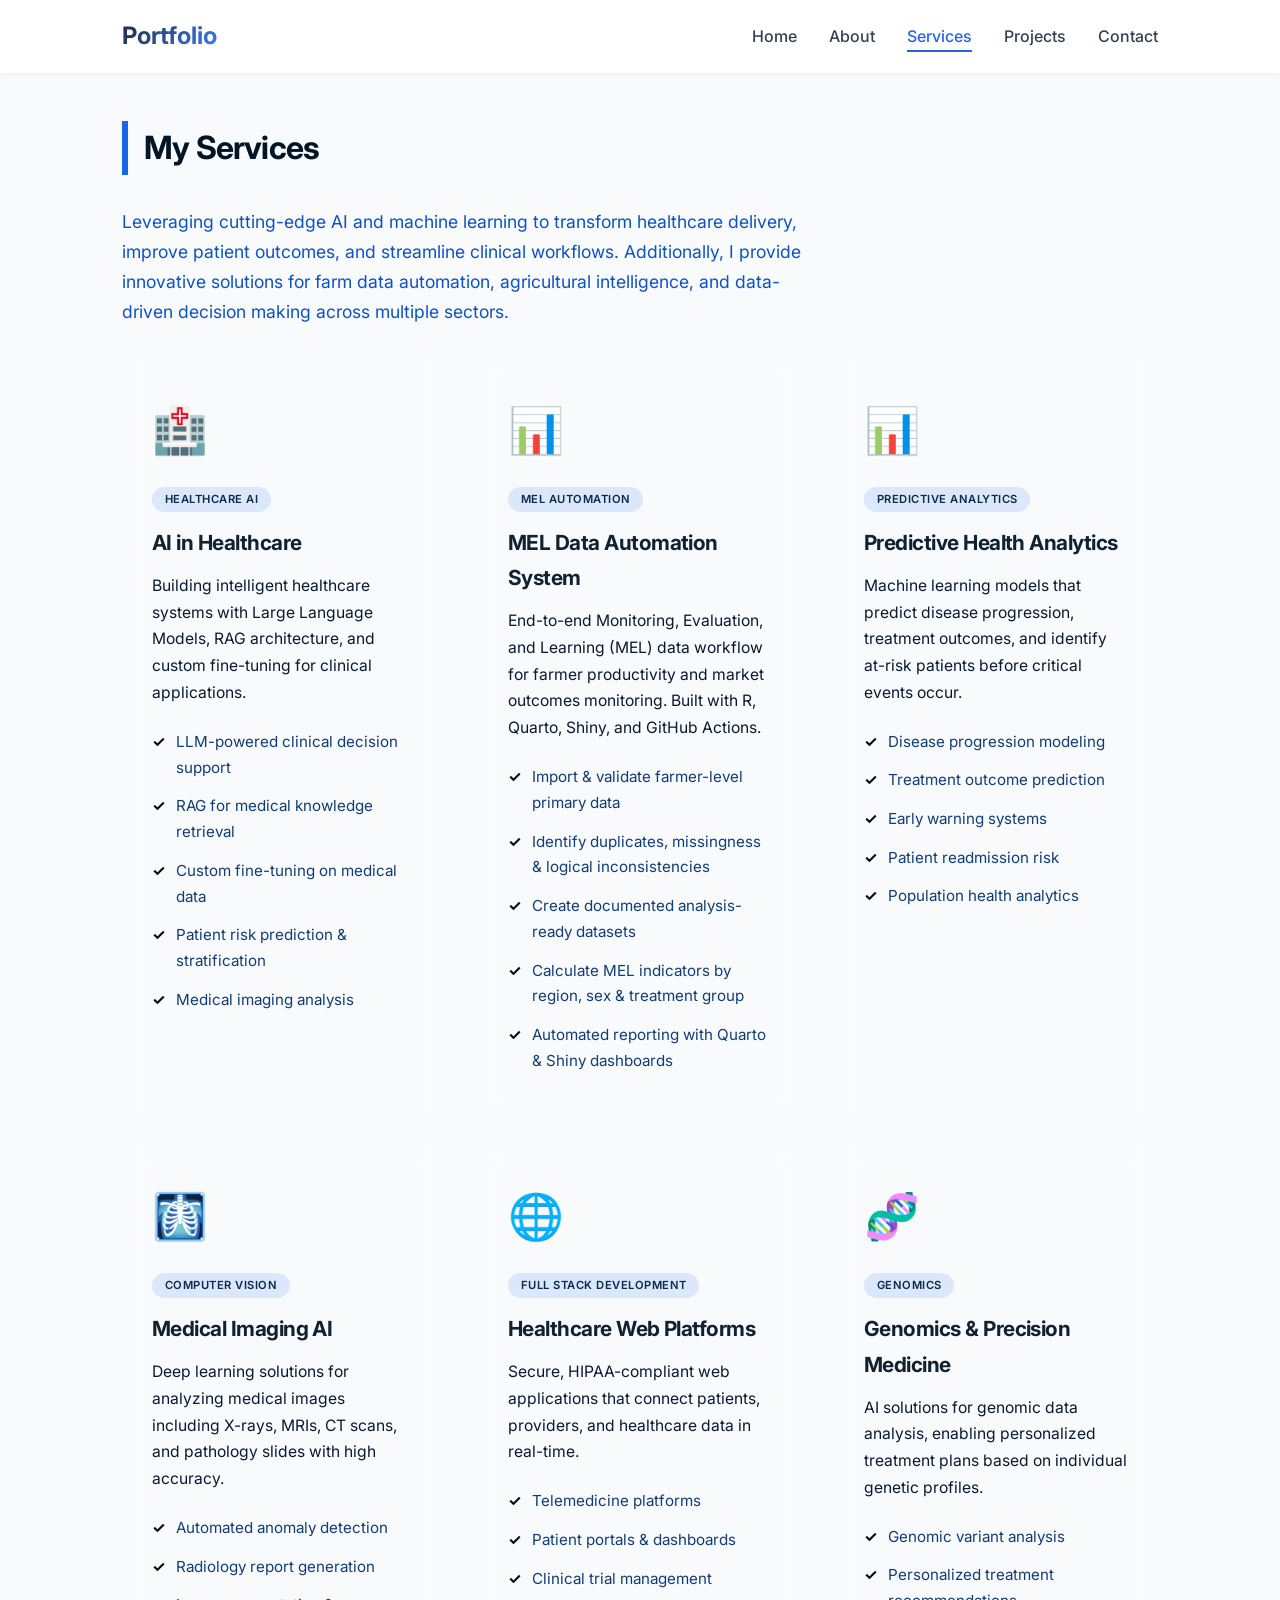
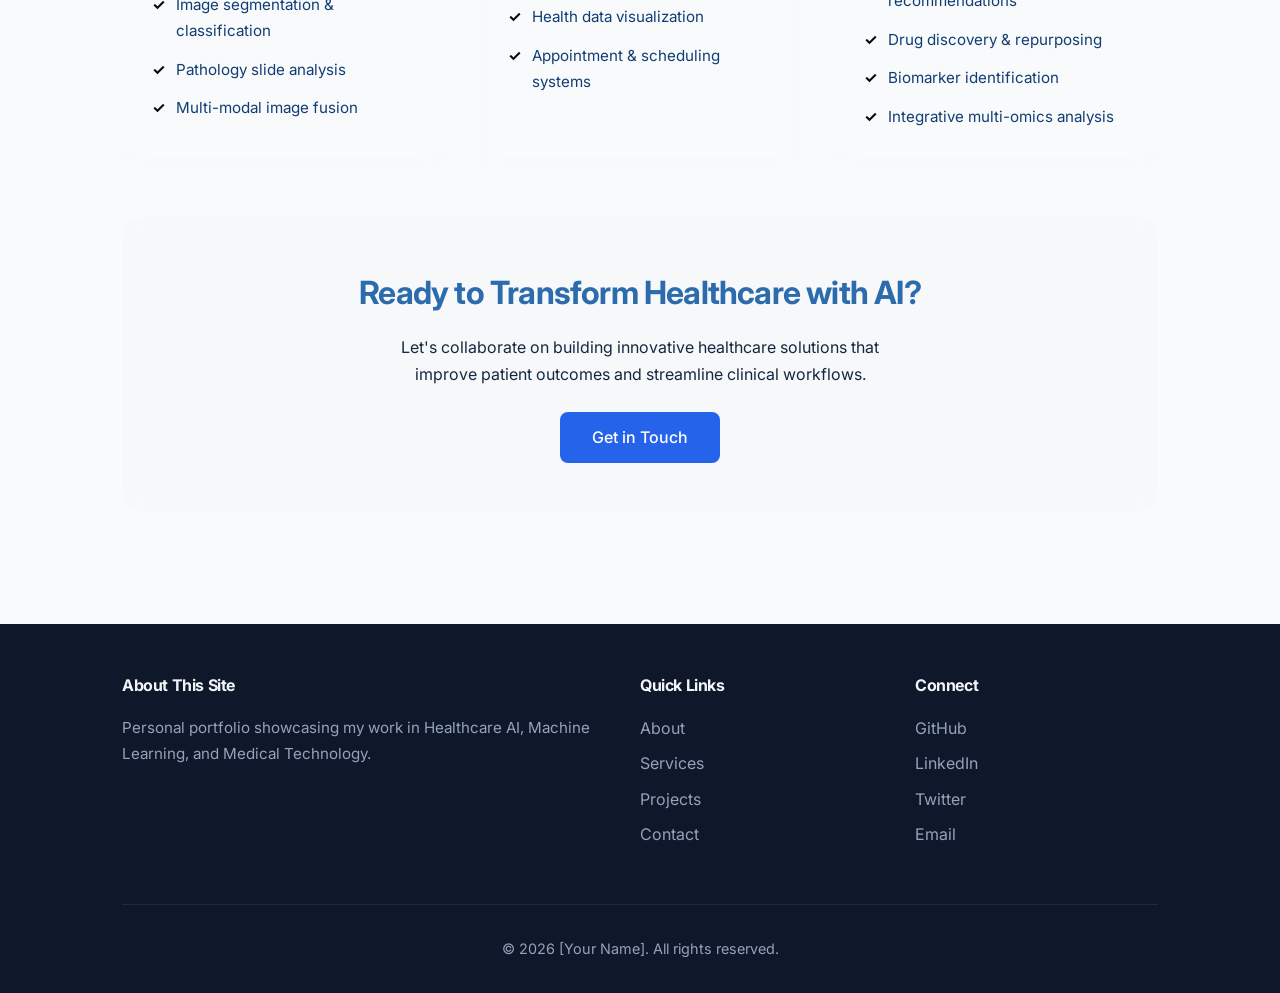
<file: services.html>
<!DOCTYPE html>
<html lang="en">
<head>
  <meta charset="UTF-8">
  <meta name="viewport" content="width=device-width, initial-scale=1.0">
  <title>Services | Your Name</title>
  <link rel="preconnect" href="https://fonts.googleapis.com">
  <link rel="preconnect" href="https://fonts.gstatic.com" crossorigin>
  <link href="https://fonts.googleapis.com/css2?family=Inter:opsz,wght@14..32,300..700&display=swap" rel="stylesheet">
  <link rel="stylesheet" href="css/style.css">
  <style>
    .services-page {
      padding: 3rem 0;
    }

    .services-grid-full {
      display: grid;
      grid-template-columns: repeat(auto-fit, minmax(320px, 1fr));
      gap: 2rem;
      margin: 2rem 0;
    }

    .service-card-full {
      background: rgba(255, 255, 255, 0.03);
      backdrop-filter: blur(10px);
      border: 1px solid rgba(255, 255, 255, 0.06);
      border-radius: 1rem;
      padding: 2rem 1.8rem;
      transition: all 0.3s ease;
    }

    .service-card-full:hover {
      background: rgba(255, 255, 255, 0.08);
      border-color: rgba(59, 130, 246, 0.3);
      transform: translateY(-6px);
      box-shadow: 0 8px 32px rgba(0, 0, 0, 0.2);
    }

    .service-card-full .icon {
      font-size: 2.8rem;
      display: block;
      margin-bottom: 1rem;
    }

    .service-card-full h3 {
      color: #102131;
      font-size: 1.3rem;
      margin-bottom: 0.8rem;
    }

    .service-card-full p {
      color: #091a31;
      font-size: 0.98rem;
    }

    .service-card-full ul {
      margin-top: 1rem;
      color: #081b35;
      list-style: none;
      padding: 0;
    }

    .service-card-full ul li {
      padding: 0.4rem 0;
      padding-left: 1.5rem;
      position: relative;
      color: #113d74;
      font-size: 0.95rem;
    }

    .service-card-full ul li::before {
      content: "✓";
      position: absolute;
      left: 0;
      color: #010b16;
      font-weight: 700;
    }

    .service-tag {
      display: inline-block;
      background: rgba(59, 130, 246, 0.15);
      color: #0f2949;
      padding: 0.2rem 0.8rem;
      border-radius: 2rem;
      font-size: 0.7rem;
      font-weight: 600;
      margin-bottom: 0.8rem;
      text-transform: uppercase;
      letter-spacing: 0.5px;
    }

    .cta-section {
      background: rgba(211, 193, 193, 0.03);
      backdrop-filter: blur(10px);
      border: 1px solid rgba(255, 255, 255, 0.06);
      border-radius: 1.5rem;
      padding: 3rem 2rem;
      text-align: center;
      margin-top: 3rem;
    }

    .cta-section h2 {
      color: #2c6cac;
      margin-bottom: 0.8rem;
    }

    .cta-section p {
      color: #142842;
      max-width: 500px;
      margin: 0 auto 1.5rem;
    }

    .section-title {
      color: #021527;
      border-left-color: #1666e7;
    }

    .services-page > .container > p {
      color: #0c52c2;
    }
  </style>
</head>
<body>

  <!-- ===== NAVIGATION ===== -->
  <nav class="navbar">
    <div class="container">
      <a href="index.html" class="logo">Portfolio</a>
      <button class="hamburger" aria-label="Toggle menu">
        <span></span><span></span><span></span>
      </button>
      <ul class="nav-links">
        <li><a href="index.html">Home</a></li>
        <li><a href="about.html">About</a></li>
        <li><a href="services.html" class="active">Services</a></li>
        <li><a href="projects.html">Projects</a></li>
        <li><a href="contact.html">Contact</a></li>
      </ul>
    </div>
  </nav>

  <!-- ===== SERVICES ===== -->
  <section class="services-page">
    <div class="container">
      <h1 class="section-title">My Services</h1>
      <p style="font-size: 1.1rem; max-width: 700px; margin-bottom: 1rem;">
        Leveraging cutting-edge AI and machine learning to transform healthcare delivery, improve patient outcomes, and streamline clinical workflows. 
        Additionally, I provide innovative solutions for farm data automation, agricultural intelligence, and data-driven decision making across multiple sectors.
      </p>

      <div class="services-grid-full">
        <!-- Service 1: AI in Healthcare -->
        <div class="service-card-full">
          <span class="icon">🏥</span>
          <span class="service-tag">Healthcare AI</span>
          <h3>AI in Healthcare</h3>
          <p>Building intelligent healthcare systems with Large Language Models, RAG architecture, and custom fine-tuning for clinical applications.</p>
          <ul>
            <li>LLM-powered clinical decision support</li>
            <li>RAG for medical knowledge retrieval</li>
            <li>Custom fine-tuning on medical data</li>
            <li>Patient risk prediction &amp; stratification</li>
            <li>Medical imaging analysis</li>
          </ul>
        </div>

        <div class="service-card-full">
        <span class="icon">📊</span>
        <span class="service-tag data">MEL Automation</span>
        <h3>MEL Data Automation System</h3>
        <p>End-to-end Monitoring, Evaluation, and Learning (MEL) data workflow for farmer productivity and market outcomes monitoring. Built with R, Quarto, Shiny, and GitHub Actions.</p>
        <ul>
            <li>Import &amp; validate farmer-level primary data</li>
            <li>Identify duplicates, missingness &amp; logical inconsistencies</li>
            <li>Create documented analysis-ready datasets</li>
            <li>Calculate MEL indicators by region, sex &amp; treatment group</li>
            <li>Automated reporting with Quarto &amp; Shiny dashboards</li>
        </ul>
        </div>

        <!-- Service 3: Predictive Analytics -->
        <div class="service-card-full">
          <span class="icon">📊</span>
          <span class="service-tag">Predictive Analytics</span>
          <h3>Predictive Health Analytics</h3>
          <p>Machine learning models that predict disease progression, treatment outcomes, and identify at-risk patients before critical events occur.</p>
          <ul>
            <li>Disease progression modeling</li>
            <li>Treatment outcome prediction</li>
            <li>Early warning systems</li>
            <li>Patient readmission risk</li>
            <li>Population health analytics</li>
          </ul>
        </div>

        <!-- Service 4: Medical Imaging AI -->
        <div class="service-card-full">
          <span class="icon">🩻</span>
          <span class="service-tag">Computer Vision</span>
          <h3>Medical Imaging AI</h3>
          <p>Deep learning solutions for analyzing medical images including X-rays, MRIs, CT scans, and pathology slides with high accuracy.</p>
          <ul>
            <li>Automated anomaly detection</li>
            <li>Radiology report generation</li>
            <li>Image segmentation &amp; classification</li>
            <li>Pathology slide analysis</li>
            <li>Multi-modal image fusion</li>
          </ul>
        </div>

        <!-- Service 5: Healthcare Web Solutions -->
        <div class="service-card-full">
          <span class="icon">🌐</span>
          <span class="service-tag">Full Stack Development</span>
          <h3>Healthcare Web Platforms</h3>
          <p>Secure, HIPAA-compliant web applications that connect patients, providers, and healthcare data in real-time.</p>
          <ul>
            <li>Telemedicine platforms</li>
            <li>Patient portals &amp; dashboards</li>
            <li>Clinical trial management</li>
            <li>Health data visualization</li>
            <li>Appointment &amp; scheduling systems</li>
          </ul>
        </div>

        <!-- Service 6: Genomics AI -->
        <div class="service-card-full">
          <span class="icon">🧬</span>
          <span class="service-tag">Genomics</span>
          <h3>Genomics &amp; Precision Medicine</h3>
          <p>AI solutions for genomic data analysis, enabling personalized treatment plans based on individual genetic profiles.</p>
          <ul>
            <li>Genomic variant analysis</li>
            <li>Personalized treatment recommendations</li>
            <li>Drug discovery &amp; repurposing</li>
            <li>Biomarker identification</li>
            <li>Integrative multi-omics analysis</li>
          </ul>
        </div>
      </div>

      <div class="cta-section">
        <h2>Ready to Transform Healthcare with AI?</h2>
        <p>Let's collaborate on building innovative healthcare solutions that improve patient outcomes and streamline clinical workflows.</p>
        <a href="contact.html" class="btn">Get in Touch</a>
      </div>
    </div>
  </section>

  <!-- ===== FOOTER ===== -->
  <footer class="footer">
    <div class="container">
      <div>
        <h4>About This Site</h4>
        <p style="color: #94a3b8; font-size: 0.95rem;">
          Personal portfolio showcasing my work in Healthcare AI, Machine Learning, and Medical Technology.
        </p>
      </div>
      <div>
        <h4>Quick Links</h4>
        <ul>
          <li><a href="about.html">About</a></li>
          <li><a href="services.html">Services</a></li>
          <li><a href="projects.html">Projects</a></li>
          <li><a href="contact.html">Contact</a></li>
        </ul>
      </div>
      <div>
        <h4>Connect</h4>
        <ul>
          <li><a href="#">GitHub</a></li>
          <li><a href="#">LinkedIn</a></li>
          <li><a href="#">Twitter</a></li>
          <li><a href="mailto:you@example.com">Email</a></li>
        </ul>
      </div>
      <div class="footer-bottom">
        &copy; 2026 [Your Name]. All rights reserved.
      </div>
    </div>
  </footer>

  <script>
    document.querySelector('.hamburger').addEventListener('click', function() {
      document.querySelector('.nav-links').classList.toggle('open');
    });
  </script>
</body>
</html>
</file>
<file: css/style.css>
/* ===== RESET & BASE ===== */
* {
  margin: 0;
  padding: 0;
  box-sizing: border-box;
}

body {
  font-family: 'Inter', -apple-system, BlinkMacSystemFont, 'Segoe UI', Roboto, sans-serif;
  background-color: #f8fafc;
  color: #0f172a;
  line-height: 1.7;
}

.container {
  max-width: 1100px;
  margin: 0 auto;
  padding: 0 2rem;
}

/* ===== TYPOGRAPHY ===== */
h1, h2, h3, h4 {
  font-weight: 700;
  letter-spacing: -0.025em;
}

h1 { font-size: 3rem; }
h2 { font-size: 2rem; }
h3 { font-size: 1.3rem; }

.section-title {
  font-size: 2rem;
  font-weight: 700;
  margin-bottom: 2rem;
  color: #0f172a;
  border-left: 6px solid #3b82f6;
  padding-left: 1rem;
}

/* ===== NAVIGATION ===== */
.navbar {
  background: #ffffff;
  padding: 1rem 0;
  box-shadow: 0 1px 3px rgba(0,0,0,0.06);
  position: sticky;
  top: 0;
  z-index: 100;
}

.navbar .container {
  display: flex;
  justify-content: space-between;
  align-items: center;
  flex-wrap: wrap;
  gap: 1rem;
}

.logo {
  font-size: 1.5rem;
  font-weight: 700;
  color: #0f172a;
  text-decoration: none;
  background: linear-gradient(135deg, #1e293b, #3b82f6);
  -webkit-background-clip: text;
  -webkit-text-fill-color: transparent;
  background-clip: text;
}

.nav-links {
  display: flex;
  gap: 2rem;
  list-style: none;
  flex-wrap: wrap;
}

.nav-links a {
  color: #334155;
  text-decoration: none;
  font-weight: 500;
  transition: color 0.2s;
  padding: 0.25rem 0;
  border-bottom: 2px solid transparent;
}

.nav-links a:hover,
.nav-links a.active {
  color: #2563eb;
  border-bottom-color: #2563eb;
}

.hamburger {
  display: none;
  flex-direction: column;
  gap: 5px;
  cursor: pointer;
  background: none;
  border: none;
}

.hamburger span {
  width: 25px;
  height: 3px;
  background: #0f172a;
  border-radius: 3px;
  transition: 0.3s;
}

/* ===== BUTTONS ===== */
.btn {
  display: inline-block;
  padding: 0.75rem 2rem;
  background: #2563eb;
  color: #fff;
  text-decoration: none;
  border-radius: 0.5rem;
  font-weight: 500;
  transition: all 0.2s;
  border: none;
  cursor: pointer;
}

.btn:hover {
  background: #1d4ed8;
  transform: translateY(-2px);
  box-shadow: 0 4px 12px rgba(37, 99, 235, 0.3);
}

.btn-outline {
  background: transparent;
  color: #2563eb;
  border: 2px solid #2563eb;
}

.btn-outline:hover {
  background: #2563eb;
  color: #fff;
}

/* ===== FOOTER ===== */
.footer {
  background: #0f172a;
  color: #94a3b8;
  padding: 3rem 0 2rem;
  margin-top: 4rem;
}

.footer .container {
  display: grid;
  grid-template-columns: 2fr 1fr 1fr;
  gap: 2rem;
}

.footer h4 {
  color: #f1f5f9;
  margin-bottom: 1rem;
  font-size: 1rem;
}

.footer a {
  color: #94a3b8;
  text-decoration: none;
  transition: color 0.2s;
}

.footer a:hover {
  color: #f1f5f9;
}

.footer ul {
  list-style: none;
}

.footer ul li {
  margin-bottom: 0.5rem;
}

.footer-bottom {
  grid-column: 1 / -1;
  text-align: center;
  padding-top: 2rem;
  border-top: 1px solid #1e293b;
  margin-top: 1rem;
  font-size: 0.9rem;
}

/* ===== RESPONSIVE ===== */
@media (max-width: 768px) {
  .hamburger {
    display: flex;
  }

  .nav-links {
    display: none;
    width: 100%;
    flex-direction: column;
    gap: 1rem;
    padding: 1rem 0;
    border-top: 1px solid #e2e8f0;
  }

  .nav-links.open {
    display: flex;
  }

  h1 { font-size: 2.2rem; }
  h2 { font-size: 1.6rem; }

  .footer .container {
    grid-template-columns: 1fr;
    text-align: center;
  }

  .footer ul {
    display: flex;
    flex-direction: column;
    align-items: center;
  }
}

@media (max-width: 480px) {
  .container { padding: 0 1rem; }
}
</file>
